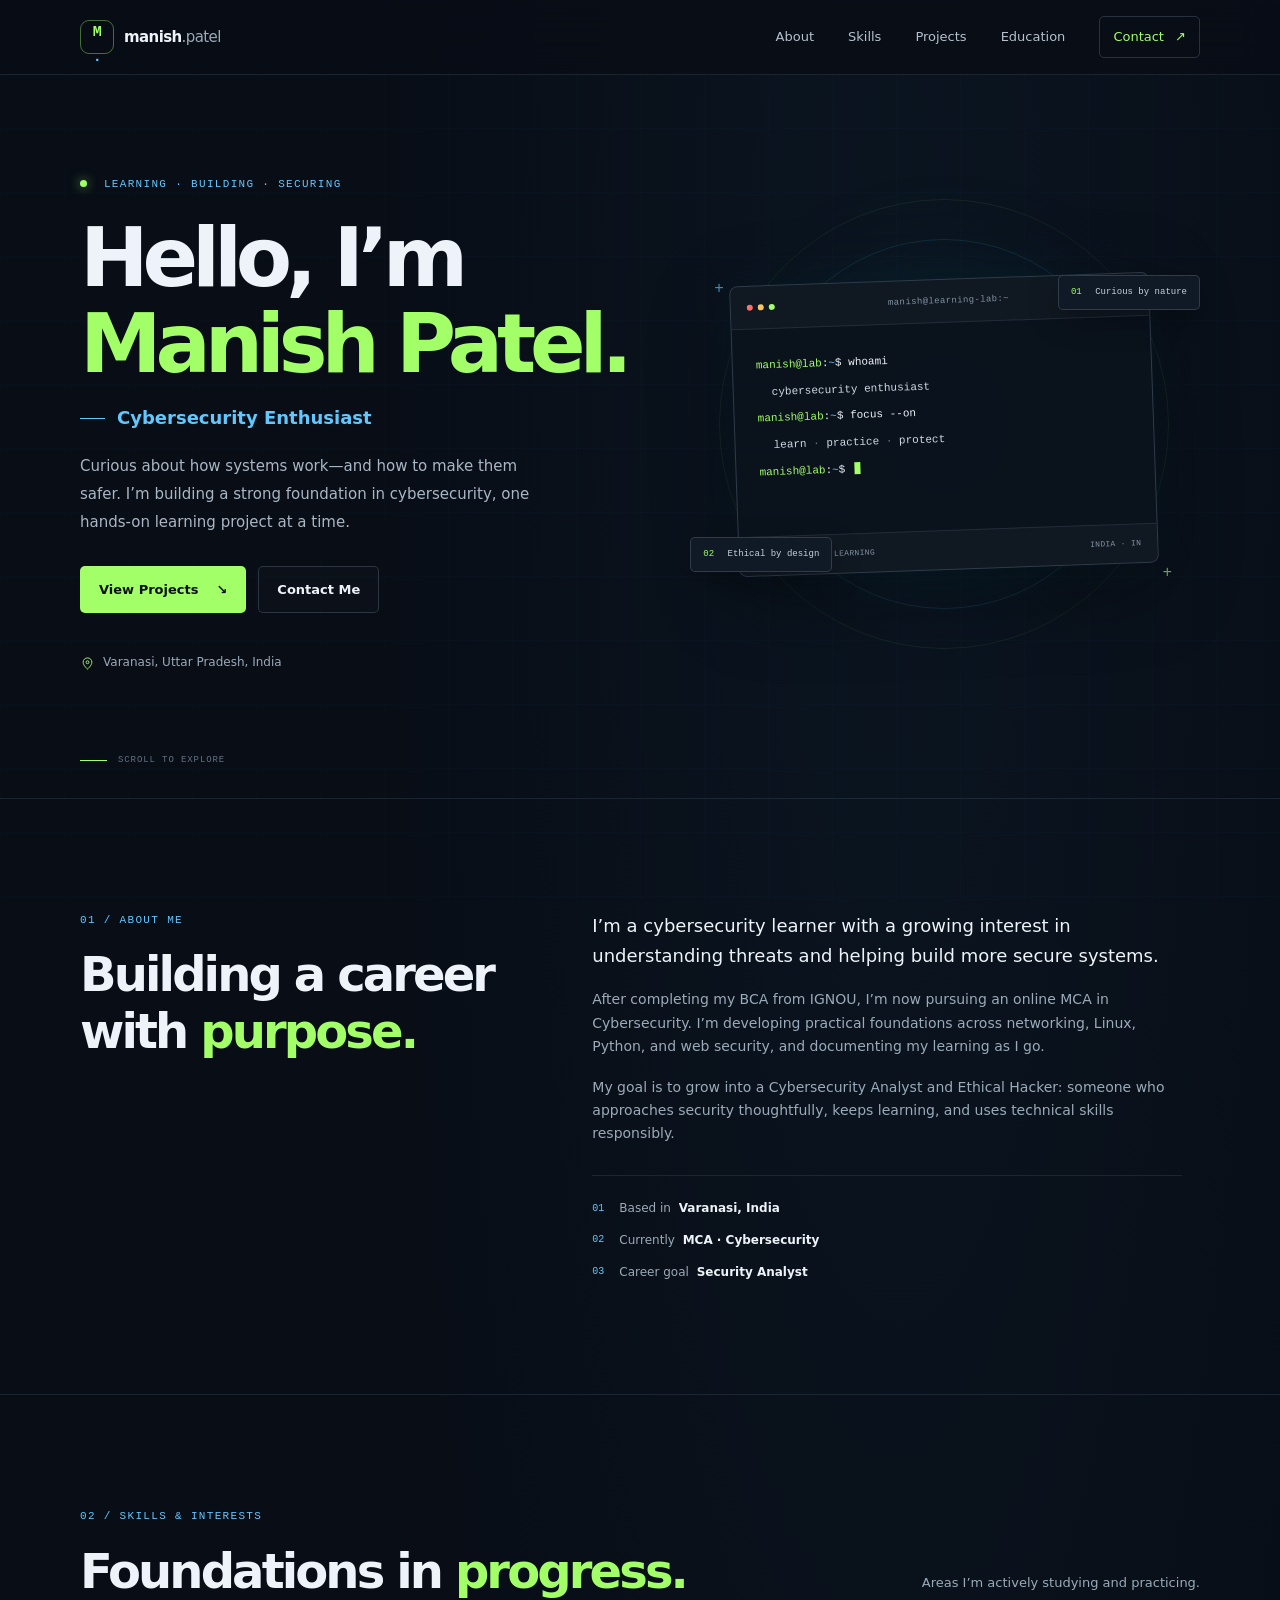
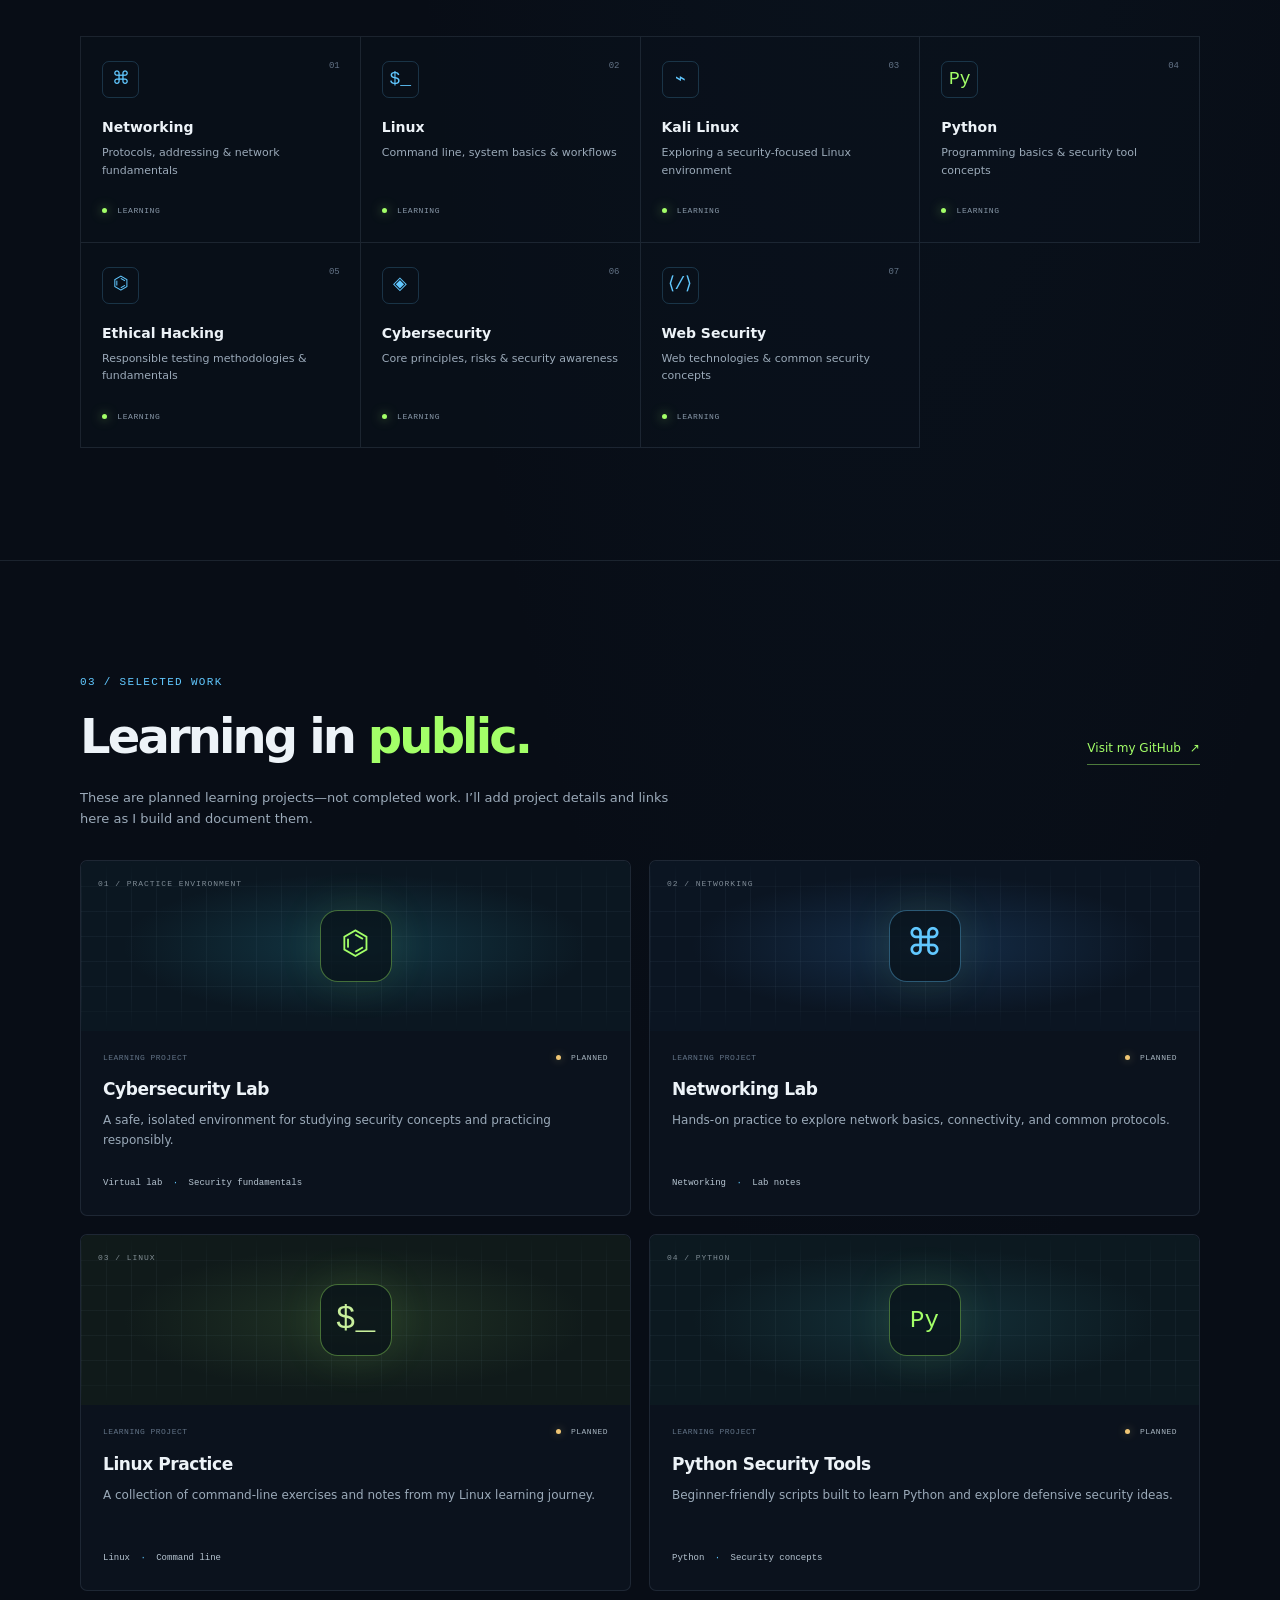
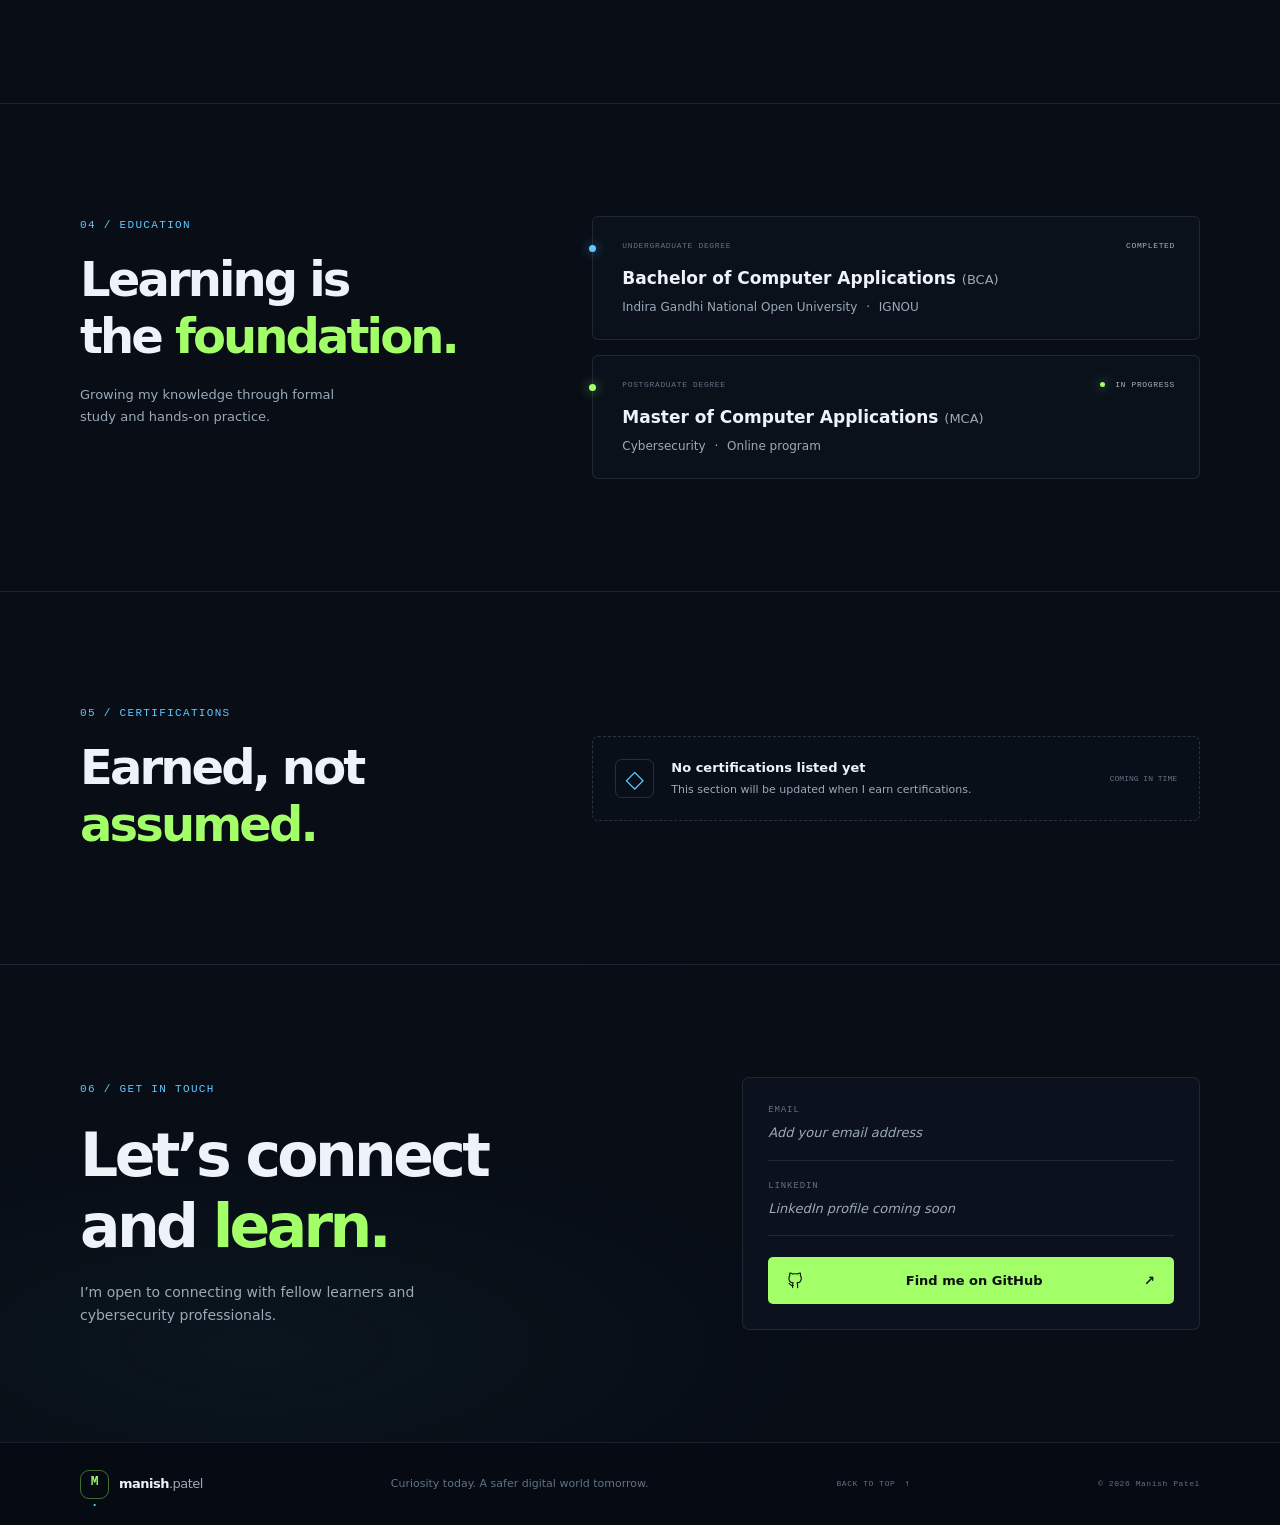
<file: index.html>
<!doctype html>
<html lang="en">
  <head>
    <meta charset="utf-8">
    <meta name="viewport" content="width=device-width, initial-scale=1">
    <meta name="theme-color" content="#080d16">
    <meta
      name="description"
      content="Manish Patel is a cybersecurity enthusiast pursuing an online MCA in Cybersecurity and building practical skills in security, networking, Linux, and Python."
    >
    <title>Manish Patel — Cybersecurity Enthusiast</title>
    <link rel="stylesheet" href="style.css">
    <script src="script.js" defer></script>
  </head>
  <body>
    <a class="skip-link" href="#main">Skip to content</a>

    <header class="site-header">
      <nav class="nav container" aria-label="Main navigation">
        <a class="brand" href="#home" aria-label="Manish Patel, home">
          <span class="brand-mark" aria-hidden="true">M<span>.</span></span>
          <span>manish<span class="brand-muted">.patel</span></span>
        </a>

        <button
          class="nav-toggle"
          type="button"
          aria-expanded="false"
          aria-controls="nav-links"
          aria-label="Open navigation menu"
        >
          <span></span>
          <span></span>
        </button>

        <div class="nav-links" id="nav-links">
          <a href="#about">About</a>
          <a href="#skills">Skills</a>
          <a href="#projects">Projects</a>
          <a href="#education">Education</a>
          <a class="nav-contact" href="#contact">Contact <span aria-hidden="true">↗</span></a>
        </div>
      </nav>
    </header>

    <main id="main">
      <section class="hero section container" id="home" aria-labelledby="hero-title">
        <div class="hero-copy">
          <p class="eyebrow"><span class="status-dot"></span> LEARNING · BUILDING · SECURING</p>
          <h1 id="hero-title">Hello, I’m<br><span class="name-accent">Manish Patel.</span></h1>
          <p class="hero-role"><span class="role-line"></span> Cybersecurity Enthusiast</p>
          <p class="hero-intro">
            Curious about how systems work—and how to make them safer.
            I’m building a strong foundation in cybersecurity, one hands-on
            learning project at a time.
          </p>
          <div class="hero-actions">
            <a class="button button-primary" href="#projects">
              View Projects <span aria-hidden="true">↘</span>
            </a>
            <a class="button button-secondary" href="#contact">Contact Me</a>
          </div>
          <div class="hero-location">
            <svg aria-hidden="true" viewBox="0 0 24 24">
              <path d="M19 10c0 5-7 11-7 11S5 15 5 10a7 7 0 1 1 14 0Z"></path>
              <circle cx="12" cy="10" r="2.3"></circle>
            </svg>
            <span>Varanasi, Uttar Pradesh, India</span>
          </div>
        </div>

        <div class="hero-art" aria-label="Decorative terminal illustration">
          <div class="orbit orbit-one"></div>
          <div class="orbit orbit-two"></div>
          <div class="hero-glow"></div>
          <div class="terminal">
            <div class="terminal-top">
              <div class="terminal-dots" aria-hidden="true"><i></i><i></i><i></i></div>
              <span>manish@learning-lab:~</span>
              <span class="terminal-lock" aria-hidden="true">◈</span>
            </div>
            <div class="terminal-body" aria-hidden="true">
              <p><span class="terminal-green">manish@lab</span>:<span class="terminal-blue">~</span>$ whoami</p>
              <p class="terminal-output">cybersecurity enthusiast</p>
              <p><span class="terminal-green">manish@lab</span>:<span class="terminal-blue">~</span>$ focus --on</p>
              <p class="terminal-output">learn<span class="terminal-separator"> · </span>practice<span class="terminal-separator"> · </span>protect</p>
              <p><span class="terminal-green">manish@lab</span>:<span class="terminal-blue">~</span>$ <span class="terminal-cursor"></span></p>
            </div>
            <div class="terminal-footer">
              <span><i class="status-dot"></i> LAB STATUS: LEARNING</span>
              <span>INDIA · IN</span>
            </div>
          </div>
          <div class="float-tag tag-top"><span>01</span> Curious by nature</div>
          <div class="float-tag tag-bottom"><span>02</span> Ethical by design</div>
          <span class="hero-cross cross-one" aria-hidden="true">+</span>
          <span class="hero-cross cross-two" aria-hidden="true">+</span>
        </div>
        <a class="scroll-cue" href="#about"><span></span> SCROLL TO EXPLORE</a>
      </section>

      <section class="section section-border" id="about" aria-labelledby="about-title">
        <div class="container about-grid">
          <div class="section-heading">
            <p class="eyebrow">01 / ABOUT ME</p>
            <h2 id="about-title">Building a career<br>with <span class="text-accent">purpose.</span></h2>
          </div>
          <div class="about-copy">
            <p class="lead">
              I’m a cybersecurity learner with a growing interest in understanding
              threats and helping build more secure systems.
            </p>
            <p>
              After completing my BCA from IGNOU, I’m now pursuing an online MCA
              in Cybersecurity. I’m developing practical foundations across
              networking, Linux, Python, and web security, and documenting my
              learning as I go.
            </p>
            <p>
              My goal is to grow into a Cybersecurity Analyst and Ethical Hacker:
              someone who approaches security thoughtfully, keeps learning, and
              uses technical skills responsibly.
            </p>
            <div class="about-facts">
              <div><span class="fact-index">01</span><span>Based in <strong>Varanasi, India</strong></span></div>
              <div><span class="fact-index">02</span><span>Currently <strong>MCA · Cybersecurity</strong></span></div>
              <div><span class="fact-index">03</span><span>Career goal <strong>Security Analyst</strong></span></div>
            </div>
          </div>
        </div>
      </section>

      <section class="section section-border" id="skills" aria-labelledby="skills-title">
        <div class="container">
          <div class="section-heading section-heading-row">
            <div>
              <p class="eyebrow">02 / SKILLS &amp; INTERESTS</p>
              <h2 id="skills-title">Foundations in <span class="text-accent">progress.</span></h2>
            </div>
            <p class="section-note">Areas I’m actively studying and practicing.</p>
          </div>
          <div class="skills-grid">
            <article class="skill-card"><span class="skill-number">01</span><span class="skill-icon" aria-hidden="true">⌘</span><h3>Networking</h3><p>Protocols, addressing &amp; network fundamentals</p><span class="skill-level"><i></i> LEARNING</span></article>
            <article class="skill-card"><span class="skill-number">02</span><span class="skill-icon" aria-hidden="true">$_</span><h3>Linux</h3><p>Command line, system basics &amp; workflows</p><span class="skill-level"><i></i> LEARNING</span></article>
            <article class="skill-card"><span class="skill-number">03</span><span class="skill-icon" aria-hidden="true">⌁</span><h3>Kali Linux</h3><p>Exploring a security-focused Linux environment</p><span class="skill-level"><i></i> LEARNING</span></article>
            <article class="skill-card"><span class="skill-number">04</span><span class="skill-icon skill-python" aria-hidden="true">Py</span><h3>Python</h3><p>Programming basics &amp; security tool concepts</p><span class="skill-level"><i></i> LEARNING</span></article>
            <article class="skill-card"><span class="skill-number">05</span><span class="skill-icon" aria-hidden="true">⌬</span><h3>Ethical Hacking</h3><p>Responsible testing methodologies &amp; fundamentals</p><span class="skill-level"><i></i> LEARNING</span></article>
            <article class="skill-card"><span class="skill-number">06</span><span class="skill-icon" aria-hidden="true">◈</span><h3>Cybersecurity</h3><p>Core principles, risks &amp; security awareness</p><span class="skill-level"><i></i> LEARNING</span></article>
            <article class="skill-card"><span class="skill-number">07</span><span class="skill-icon" aria-hidden="true">⟨/⟩</span><h3>Web Security</h3><p>Web technologies &amp; common security concepts</p><span class="skill-level"><i></i> LEARNING</span></article>
          </div>
        </div>
      </section>

      <section class="section section-border" id="projects" aria-labelledby="projects-title">
        <div class="container">
          <div class="section-heading section-heading-row">
            <div>
              <p class="eyebrow">03 / SELECTED WORK</p>
              <h2 id="projects-title">Learning in <span class="text-accent">public.</span></h2>
            </div>
            <a class="text-link" href="https://github.com/manishpatel0" target="_blank" rel="noopener noreferrer">
              Visit my GitHub <span aria-hidden="true">↗</span>
            </a>
          </div>
          <p class="projects-intro">
            These are planned learning projects—not completed work. I’ll add
            project details and links here as I build and document them.
          </p>
          <div class="projects-grid">
            <article class="project-card">
              <div class="project-visual visual-cyber"><span class="visual-symbol" aria-hidden="true">⌬</span><span class="visual-label">01 / PRACTICE ENVIRONMENT</span><span class="visual-grid" aria-hidden="true"></span></div>
              <div class="project-content"><div class="project-meta"><span>LEARNING PROJECT</span><span class="project-status"><i></i> PLANNED</span></div><h3>Cybersecurity Lab</h3><p>A safe, isolated environment for studying security concepts and practicing responsibly.</p><span class="project-topic">Virtual lab <b>·</b> Security fundamentals</span></div>
            </article>
            <article class="project-card">
              <div class="project-visual visual-network"><span class="visual-symbol" aria-hidden="true">⌘</span><span class="visual-label">02 / NETWORKING</span><span class="visual-grid" aria-hidden="true"></span></div>
              <div class="project-content"><div class="project-meta"><span>LEARNING PROJECT</span><span class="project-status"><i></i> PLANNED</span></div><h3>Networking Lab</h3><p>Hands-on practice to explore network basics, connectivity, and common protocols.</p><span class="project-topic">Networking <b>·</b> Lab notes</span></div>
            </article>
            <article class="project-card">
              <div class="project-visual visual-linux"><span class="visual-symbol" aria-hidden="true">$_</span><span class="visual-label">03 / LINUX</span><span class="visual-grid" aria-hidden="true"></span></div>
              <div class="project-content"><div class="project-meta"><span>LEARNING PROJECT</span><span class="project-status"><i></i> PLANNED</span></div><h3>Linux Practice</h3><p>A collection of command-line exercises and notes from my Linux learning journey.</p><span class="project-topic">Linux <b>·</b> Command line</span></div>
            </article>
            <article class="project-card">
              <div class="project-visual visual-python"><span class="visual-symbol visual-python-symbol" aria-hidden="true">Py</span><span class="visual-label">04 / PYTHON</span><span class="visual-grid" aria-hidden="true"></span></div>
              <div class="project-content"><div class="project-meta"><span>LEARNING PROJECT</span><span class="project-status"><i></i> PLANNED</span></div><h3>Python Security Tools</h3><p>Beginner-friendly scripts built to learn Python and explore defensive security ideas.</p><span class="project-topic">Python <b>·</b> Security concepts</span></div>
            </article>
          </div>
        </div>
      </section>

      <section class="section section-border" id="education" aria-labelledby="education-title">
        <div class="container education-grid">
          <div class="section-heading">
            <p class="eyebrow">04 / EDUCATION</p>
            <h2 id="education-title">Learning is<br>the <span class="text-accent">foundation.</span></h2>
            <p class="education-note">Growing my knowledge through formal study and hands-on practice.</p>
          </div>
          <div class="education-list">
            <article class="education-item">
              <span class="education-marker" aria-hidden="true"></span>
              <div class="education-top"><span>UNDERGRADUATE DEGREE</span><span>COMPLETED</span></div>
              <h3>Bachelor of Computer Applications <span>(BCA)</span></h3>
              <p>Indira Gandhi National Open University <b>·</b> IGNOU</p>
            </article>
            <article class="education-item education-current">
              <span class="education-marker" aria-hidden="true"></span>
              <div class="education-top"><span>POSTGRADUATE DEGREE</span><span class="current-tag"><i></i> IN PROGRESS</span></div>
              <h3>Master of Computer Applications <span>(MCA)</span></h3>
              <p>Cybersecurity <b>·</b> Online program</p>
            </article>
          </div>
        </div>
      </section>

      <section class="section section-border" id="certifications" aria-labelledby="certifications-title">
        <div class="container certifications-row">
          <div class="section-heading">
            <p class="eyebrow">05 / CERTIFICATIONS</p>
            <h2 id="certifications-title">Earned, not <span class="text-accent">assumed.</span></h2>
          </div>
          <div class="certification-empty">
            <span class="cert-icon" aria-hidden="true">◇</span>
            <div><h3>No certifications listed yet</h3><p>This section will be updated when I earn certifications.</p></div>
            <span class="cert-status">COMING IN TIME</span>
          </div>
        </div>
      </section>

      <section class="section contact-section" id="contact" aria-labelledby="contact-title">
        <div class="container contact-inner">
          <div class="contact-copy">
            <p class="eyebrow">06 / GET IN TOUCH</p>
            <h2 id="contact-title">Let’s connect<br>and <span class="text-accent">learn.</span></h2>
            <p>I’m open to connecting with fellow learners and cybersecurity professionals.</p>
          </div>
          <div class="contact-panel">
            <div class="contact-detail">
              <span class="contact-label">EMAIL</span>
              <span class="contact-value contact-placeholder">Add your email address</span>
            </div>
            <div class="contact-detail">
              <span class="contact-label">LINKEDIN</span>
              <span class="contact-value contact-placeholder">LinkedIn profile coming soon</span>
            </div>
            <a class="button button-primary github-button" href="https://github.com/manishpatel0" target="_blank" rel="noopener noreferrer">
              <svg aria-hidden="true" viewBox="0 0 24 24"><path d="M9 19c-4.3 1.4-4.3-2.5-6-3m12 6v-3.9a3.4 3.4 0 0 0-.9-2.7c3-.3 6.1-1.5 6.1-6.7a5.2 5.2 0 0 0-1.4-3.6 4.8 4.8 0 0 0-.1-3.6s-1.2-.4-3.8 1.4a13.2 13.2 0 0 0-6.9 0C5.4 1.1 4.2 1.5 4.2 1.5a4.8 4.8 0 0 0-.1 3.6 5.2 5.2 0 0 0-1.4 3.6c0 5.2 3.1 6.4 6.1 6.7a3.4 3.4 0 0 0-.9 2.7V22"></path></svg>
              Find me on GitHub <span aria-hidden="true">↗</span>
            </a>
          </div>
        </div>
      </section>
    </main>

    <footer class="site-footer">
      <div class="container footer-inner">
        <a class="brand footer-brand" href="#home"><span class="brand-mark" aria-hidden="true">M<span>.</span></span><span>manish<span class="brand-muted">.patel</span></span></a>
        <p>Curiosity today. A safer digital world tomorrow.</p>
        <a class="back-to-top" href="#home">BACK TO TOP <span aria-hidden="true">↑</span></a>
        <span class="footer-copy">© <span id="current-year">2026</span> Manish Patel</span>
      </div>
    </footer>
  </body>
</html>
</file>
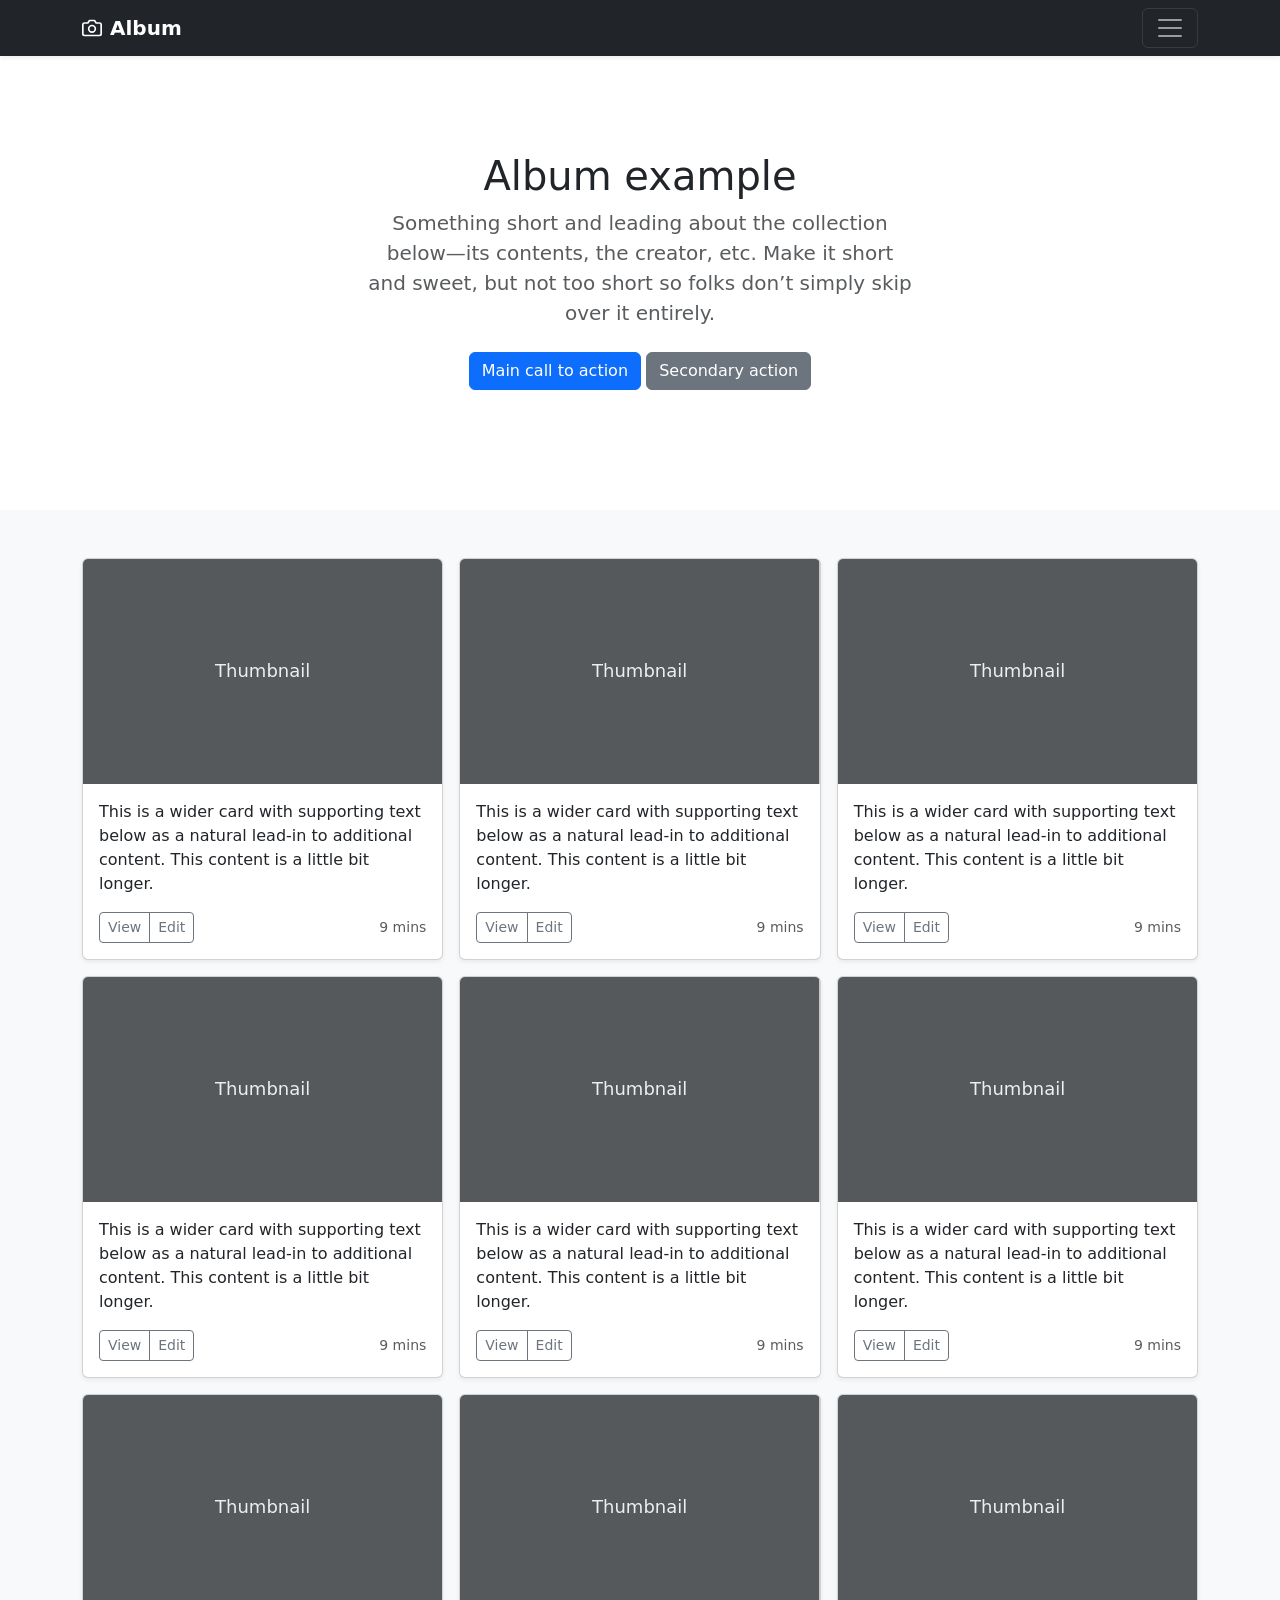
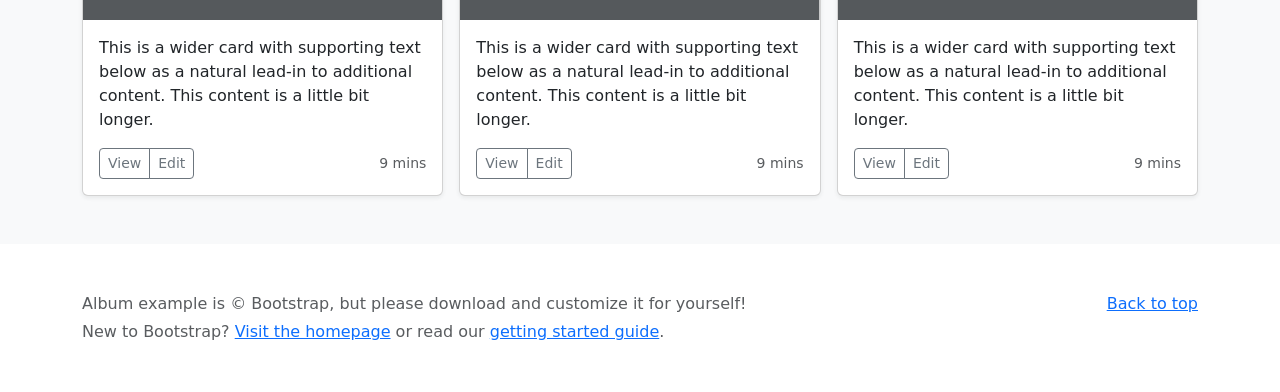
<file: Album example · Bootstrap v5.3.html>
<!DOCTYPE html>
<!-- saved from url=(0049)https://getbootstrap.com/docs/5.3/examples/album/ -->
<html lang="en"><head><meta http-equiv="Content-Type" content="text/html; charset=UTF-8">
    
    <meta name="viewport" content="width=device-width, initial-scale=1">
    <meta name="description" content="">
    <meta name="author" content="Mark Otto, Jacob Thornton, and Bootstrap contributors">
    <meta name="generator" content="Hugo 0.108.0">
    <title>Album example · Bootstrap v5.3</title>

    <link rel="canonical" href="https://getbootstrap.com/docs/5.3/examples/album/">

    

    

<link href="./Album example · Bootstrap v5.3_files/bootstrap.min.css" rel="stylesheet" integrity="sha384-GLhlTQ8iRABdZLl6O3oVMWSktQOp6b7In1Zl3/Jr59b6EGGoI1aFkw7cmDA6j6gD" crossorigin="anonymous">

    <!-- Favicons -->
<link rel="apple-touch-icon" href="https://getbootstrap.com/docs/5.3/assets/img/favicons/apple-touch-icon.png" sizes="180x180">
<link rel="icon" href="https://getbootstrap.com/docs/5.3/assets/img/favicons/favicon-32x32.png" sizes="32x32" type="image/png">
<link rel="icon" href="https://getbootstrap.com/docs/5.3/assets/img/favicons/favicon-16x16.png" sizes="16x16" type="image/png">
<link rel="manifest" href="https://getbootstrap.com/docs/5.3/assets/img/favicons/manifest.json">
<link rel="mask-icon" href="https://getbootstrap.com/docs/5.3/assets/img/favicons/safari-pinned-tab.svg" color="#712cf9">
<link rel="icon" href="https://getbootstrap.com/docs/5.3/assets/img/favicons/favicon.ico">
<meta name="theme-color" content="#712cf9">


    <style>
      .bd-placeholder-img {
        font-size: 1.125rem;
        text-anchor: middle;
        -webkit-user-select: none;
        -moz-user-select: none;
        user-select: none;
      }

      @media (min-width: 768px) {
        .bd-placeholder-img-lg {
          font-size: 3.5rem;
        }
      }

      .b-example-divider {
        height: 3rem;
        background-color: rgba(0, 0, 0, .1);
        border: solid rgba(0, 0, 0, .15);
        border-width: 1px 0;
        box-shadow: inset 0 .5em 1.5em rgba(0, 0, 0, .1), inset 0 .125em .5em rgba(0, 0, 0, .15);
      }

      .b-example-vr {
        flex-shrink: 0;
        width: 1.5rem;
        height: 100vh;
      }

      .bi {
        vertical-align: -.125em;
        fill: currentColor;
      }

      .nav-scroller {
        position: relative;
        z-index: 2;
        height: 2.75rem;
        overflow-y: hidden;
      }

      .nav-scroller .nav {
        display: flex;
        flex-wrap: nowrap;
        padding-bottom: 1rem;
        margin-top: -1px;
        overflow-x: auto;
        text-align: center;
        white-space: nowrap;
        -webkit-overflow-scrolling: touch;
      }
    </style>

    
  </head>
  <body>
    
<header>
  <div class="bg-dark collapse" id="navbarHeader" style="">
    <div class="container">
      <div class="row">
        <div class="col-sm-8 col-md-7 py-4">
          <h4 class="text-white">About</h4>
          <p class="text-muted">Add some information about the album below, the author, or any other background context. Make it a few sentences long so folks can pick up some informative tidbits. Then, link them off to some social networking sites or contact information.</p>
        </div>
        <div class="col-sm-4 offset-md-1 py-4">
          <h4 class="text-white">Contact</h4>
          <ul class="list-unstyled">
            <li><a href="https://getbootstrap.com/docs/5.3/examples/album/#" class="text-white">Follow on Twitter</a></li>
            <li><a href="https://getbootstrap.com/docs/5.3/examples/album/#" class="text-white">Like on Facebook</a></li>
            <li><a href="https://getbootstrap.com/docs/5.3/examples/album/#" class="text-white">Email me</a></li>
          </ul>
        </div>
      </div>
    </div>
  </div>
  <div class="navbar navbar-dark bg-dark shadow-sm">
    <div class="container">
      <a href="https://getbootstrap.com/docs/5.3/examples/album/#" class="navbar-brand d-flex align-items-center">
        <svg xmlns="http://www.w3.org/2000/svg" width="20" height="20" fill="none" stroke="currentColor" stroke-linecap="round" stroke-linejoin="round" stroke-width="2" aria-hidden="true" class="me-2" viewBox="0 0 24 24"><path d="M23 19a2 2 0 0 1-2 2H3a2 2 0 0 1-2-2V8a2 2 0 0 1 2-2h4l2-3h6l2 3h4a2 2 0 0 1 2 2z"></path><circle cx="12" cy="13" r="4"></circle></svg>
        <strong>Album</strong>
      </a>
      <button class="navbar-toggler collapsed" type="button" data-bs-toggle="collapse" data-bs-target="#navbarHeader" aria-controls="navbarHeader" aria-expanded="false" aria-label="Toggle navigation">
        <span class="navbar-toggler-icon"></span>
      </button>
    </div>
  </div>
</header>

<main>

  <section class="py-5 text-center container">
    <div class="row py-lg-5">
      <div class="col-lg-6 col-md-8 mx-auto">
        <h1 class="fw-light">Album example</h1>
        <p class="lead text-muted">Something short and leading about the collection below—its contents, the creator, etc. Make it short and sweet, but not too short so folks don’t simply skip over it entirely.</p>
        <p>
          <a href="https://getbootstrap.com/docs/5.3/examples/album/#" class="btn btn-primary my-2">Main call to action</a>
          <a href="https://getbootstrap.com/docs/5.3/examples/album/#" class="btn btn-secondary my-2">Secondary action</a>
        </p>
      </div>
    </div>
  </section>

  <div class="album py-5 bg-light">
    <div class="container">

      <div class="row row-cols-1 row-cols-sm-2 row-cols-md-3 g-3">
        <div class="col">
          <div class="card shadow-sm">
            <svg class="bd-placeholder-img card-img-top" width="100%" height="225" xmlns="http://www.w3.org/2000/svg" role="img" aria-label="Placeholder: Thumbnail" preserveAspectRatio="xMidYMid slice" focusable="false"><title>Placeholder</title><rect width="100%" height="100%" fill="#55595c"></rect><text x="50%" y="50%" fill="#eceeef" dy=".3em">Thumbnail</text></svg>
            <div class="card-body">
              <p class="card-text">This is a wider card with supporting text below as a natural lead-in to additional content. This content is a little bit longer.</p>
              <div class="d-flex justify-content-between align-items-center">
                <div class="btn-group">
                  <button type="button" class="btn btn-sm btn-outline-secondary">View</button>
                  <button type="button" class="btn btn-sm btn-outline-secondary">Edit</button>
                </div>
                <small class="text-muted">9 mins</small>
              </div>
            </div>
          </div>
        </div>
        <div class="col">
          <div class="card shadow-sm">
            <svg class="bd-placeholder-img card-img-top" width="100%" height="225" xmlns="http://www.w3.org/2000/svg" role="img" aria-label="Placeholder: Thumbnail" preserveAspectRatio="xMidYMid slice" focusable="false"><title>Placeholder</title><rect width="100%" height="100%" fill="#55595c"></rect><text x="50%" y="50%" fill="#eceeef" dy=".3em">Thumbnail</text></svg>
            <div class="card-body">
              <p class="card-text">This is a wider card with supporting text below as a natural lead-in to additional content. This content is a little bit longer.</p>
              <div class="d-flex justify-content-between align-items-center">
                <div class="btn-group">
                  <button type="button" class="btn btn-sm btn-outline-secondary">View</button>
                  <button type="button" class="btn btn-sm btn-outline-secondary">Edit</button>
                </div>
                <small class="text-muted">9 mins</small>
              </div>
            </div>
          </div>
        </div>
        <div class="col">
          <div class="card shadow-sm">
            <svg class="bd-placeholder-img card-img-top" width="100%" height="225" xmlns="http://www.w3.org/2000/svg" role="img" aria-label="Placeholder: Thumbnail" preserveAspectRatio="xMidYMid slice" focusable="false"><title>Placeholder</title><rect width="100%" height="100%" fill="#55595c"></rect><text x="50%" y="50%" fill="#eceeef" dy=".3em">Thumbnail</text></svg>
            <div class="card-body">
              <p class="card-text">This is a wider card with supporting text below as a natural lead-in to additional content. This content is a little bit longer.</p>
              <div class="d-flex justify-content-between align-items-center">
                <div class="btn-group">
                  <button type="button" class="btn btn-sm btn-outline-secondary">View</button>
                  <button type="button" class="btn btn-sm btn-outline-secondary">Edit</button>
                </div>
                <small class="text-muted">9 mins</small>
              </div>
            </div>
          </div>
        </div>

        <div class="col">
          <div class="card shadow-sm">
            <svg class="bd-placeholder-img card-img-top" width="100%" height="225" xmlns="http://www.w3.org/2000/svg" role="img" aria-label="Placeholder: Thumbnail" preserveAspectRatio="xMidYMid slice" focusable="false"><title>Placeholder</title><rect width="100%" height="100%" fill="#55595c"></rect><text x="50%" y="50%" fill="#eceeef" dy=".3em">Thumbnail</text></svg>
            <div class="card-body">
              <p class="card-text">This is a wider card with supporting text below as a natural lead-in to additional content. This content is a little bit longer.</p>
              <div class="d-flex justify-content-between align-items-center">
                <div class="btn-group">
                  <button type="button" class="btn btn-sm btn-outline-secondary">View</button>
                  <button type="button" class="btn btn-sm btn-outline-secondary">Edit</button>
                </div>
                <small class="text-muted">9 mins</small>
              </div>
            </div>
          </div>
        </div>
        <div class="col">
          <div class="card shadow-sm">
            <svg class="bd-placeholder-img card-img-top" width="100%" height="225" xmlns="http://www.w3.org/2000/svg" role="img" aria-label="Placeholder: Thumbnail" preserveAspectRatio="xMidYMid slice" focusable="false"><title>Placeholder</title><rect width="100%" height="100%" fill="#55595c"></rect><text x="50%" y="50%" fill="#eceeef" dy=".3em">Thumbnail</text></svg>
            <div class="card-body">
              <p class="card-text">This is a wider card with supporting text below as a natural lead-in to additional content. This content is a little bit longer.</p>
              <div class="d-flex justify-content-between align-items-center">
                <div class="btn-group">
                  <button type="button" class="btn btn-sm btn-outline-secondary">View</button>
                  <button type="button" class="btn btn-sm btn-outline-secondary">Edit</button>
                </div>
                <small class="text-muted">9 mins</small>
              </div>
            </div>
          </div>
        </div>
        <div class="col">
          <div class="card shadow-sm">
            <svg class="bd-placeholder-img card-img-top" width="100%" height="225" xmlns="http://www.w3.org/2000/svg" role="img" aria-label="Placeholder: Thumbnail" preserveAspectRatio="xMidYMid slice" focusable="false"><title>Placeholder</title><rect width="100%" height="100%" fill="#55595c"></rect><text x="50%" y="50%" fill="#eceeef" dy=".3em">Thumbnail</text></svg>
            <div class="card-body">
              <p class="card-text">This is a wider card with supporting text below as a natural lead-in to additional content. This content is a little bit longer.</p>
              <div class="d-flex justify-content-between align-items-center">
                <div class="btn-group">
                  <button type="button" class="btn btn-sm btn-outline-secondary">View</button>
                  <button type="button" class="btn btn-sm btn-outline-secondary">Edit</button>
                </div>
                <small class="text-muted">9 mins</small>
              </div>
            </div>
          </div>
        </div>

        <div class="col">
          <div class="card shadow-sm">
            <svg class="bd-placeholder-img card-img-top" width="100%" height="225" xmlns="http://www.w3.org/2000/svg" role="img" aria-label="Placeholder: Thumbnail" preserveAspectRatio="xMidYMid slice" focusable="false"><title>Placeholder</title><rect width="100%" height="100%" fill="#55595c"></rect><text x="50%" y="50%" fill="#eceeef" dy=".3em">Thumbnail</text></svg>
            <div class="card-body">
              <p class="card-text">This is a wider card with supporting text below as a natural lead-in to additional content. This content is a little bit longer.</p>
              <div class="d-flex justify-content-between align-items-center">
                <div class="btn-group">
                  <button type="button" class="btn btn-sm btn-outline-secondary">View</button>
                  <button type="button" class="btn btn-sm btn-outline-secondary">Edit</button>
                </div>
                <small class="text-muted">9 mins</small>
              </div>
            </div>
          </div>
        </div>
        <div class="col">
          <div class="card shadow-sm">
            <svg class="bd-placeholder-img card-img-top" width="100%" height="225" xmlns="http://www.w3.org/2000/svg" role="img" aria-label="Placeholder: Thumbnail" preserveAspectRatio="xMidYMid slice" focusable="false"><title>Placeholder</title><rect width="100%" height="100%" fill="#55595c"></rect><text x="50%" y="50%" fill="#eceeef" dy=".3em">Thumbnail</text></svg>
            <div class="card-body">
              <p class="card-text">This is a wider card with supporting text below as a natural lead-in to additional content. This content is a little bit longer.</p>
              <div class="d-flex justify-content-between align-items-center">
                <div class="btn-group">
                  <button type="button" class="btn btn-sm btn-outline-secondary">View</button>
                  <button type="button" class="btn btn-sm btn-outline-secondary">Edit</button>
                </div>
                <small class="text-muted">9 mins</small>
              </div>
            </div>
          </div>
        </div>
        <div class="col">
          <div class="card shadow-sm">
            <svg class="bd-placeholder-img card-img-top" width="100%" height="225" xmlns="http://www.w3.org/2000/svg" role="img" aria-label="Placeholder: Thumbnail" preserveAspectRatio="xMidYMid slice" focusable="false"><title>Placeholder</title><rect width="100%" height="100%" fill="#55595c"></rect><text x="50%" y="50%" fill="#eceeef" dy=".3em">Thumbnail</text></svg>
            <div class="card-body">
              <p class="card-text">This is a wider card with supporting text below as a natural lead-in to additional content. This content is a little bit longer.</p>
              <div class="d-flex justify-content-between align-items-center">
                <div class="btn-group">
                  <button type="button" class="btn btn-sm btn-outline-secondary">View</button>
                  <button type="button" class="btn btn-sm btn-outline-secondary">Edit</button>
                </div>
                <small class="text-muted">9 mins</small>
              </div>
            </div>
          </div>
        </div>
      </div>
    </div>
  </div>

</main>

<footer class="text-muted py-5">
  <div class="container">
    <p class="float-end mb-1">
      <a href="https://getbootstrap.com/docs/5.3/examples/album/#">Back to top</a>
    </p>
    <p class="mb-1">Album example is © Bootstrap, but please download and customize it for yourself!</p>
    <p class="mb-0">New to Bootstrap? <a href="https://getbootstrap.com/">Visit the homepage</a> or read our <a href="https://getbootstrap.com/docs/5.3/getting-started/introduction/">getting started guide</a>.</p>
  </div>
</footer>


    <script src="./Album example · Bootstrap v5.3_files/bootstrap.bundle.min.js.download" integrity="sha384-w76AqPfDkMBDXo30jS1Sgez6pr3x5MlQ1ZAGC+nuZB+EYdgRZgiwxhTBTkF7CXvN" crossorigin="anonymous"></script>

      
  

</body></html>
</file>
<file: style.css>
/* Global palette, spacing, and typography */
:root {
  color-scheme: dark;
  --bg: #080d16;
  --bg-raised: #0d1420;
  --surface: #101a28;
  --surface-hover: #142233;
  --line: rgba(160, 184, 207, 0.13);
  --line-strong: rgba(160, 184, 207, 0.22);
  --text: #edf3f8;
  --muted: #9baab9;
  --faint: #637386;
  --green: #a3ff68;
  --blue: #61c8ff;
  --mono: "SFMono-Regular", Consolas, "Liberation Mono", monospace;
  --sans: Inter, ui-sans-serif, system-ui, -apple-system, BlinkMacSystemFont, "Segoe UI", sans-serif;
  --container: 1120px;
}

* {
  box-sizing: border-box;
}

html {
  scroll-behavior: smooth;
  scroll-padding-top: 88px;
}

body {
  margin: 0;
  background:
    radial-gradient(ellipse at 70% 7%, rgba(25, 72, 100, 0.13), transparent 34rem),
    var(--bg);
  color: var(--text);
  font-family: var(--sans);
  font-size: 16px;
  line-height: 1.65;
  -webkit-font-smoothing: antialiased;
}

body::before {
  position: fixed;
  z-index: -1;
  inset: 0;
  background-image: linear-gradient(rgba(116, 148, 176, 0.025) 1px, transparent 1px), linear-gradient(90deg, rgba(116, 148, 176, 0.025) 1px, transparent 1px);
  background-size: 64px 64px;
  content: "";
  pointer-events: none;
}

a {
  color: inherit;
  text-decoration: none;
}

button,
a {
  -webkit-tap-highlight-color: transparent;
}

a:focus-visible,
button:focus-visible {
  outline: 2px solid var(--green);
  outline-offset: 4px;
}

::selection {
  background: rgba(163, 255, 104, 0.25);
  color: var(--text);
}

.container {
  width: min(var(--container), calc(100% - 64px));
  margin-inline: auto;
}

.section {
  padding-block: 112px;
}

.section-border {
  border-top: 1px solid var(--line);
}

.skip-link {
  position: fixed;
  z-index: 20;
  top: 12px;
  left: 12px;
  padding: 10px 16px;
  transform: translateY(-150%);
  background: var(--green);
  color: var(--bg);
  font-weight: 700;
}

.skip-link:focus {
  transform: translateY(0);
}

.site-header {
  position: sticky;
  z-index: 10;
  top: 0;
  border-bottom: 1px solid var(--line);
  background: rgba(8, 13, 22, 0.88);
  backdrop-filter: blur(18px);
}

.nav {
  display: flex;
  min-height: 74px;
  align-items: center;
  justify-content: space-between;
}

.brand {
  display: inline-flex;
  align-items: center;
  gap: 10px;
  font-size: 15px;
  font-weight: 720;
  letter-spacing: -0.04em;
}

.brand-mark {
  display: grid;
  width: 34px;
  height: 34px;
  place-items: center;
  border: 1px solid rgba(163, 255, 104, 0.4);
  border-radius: 9px;
  color: var(--green);
  font-family: var(--mono);
  font-size: 15px;
}

.brand-mark span {
  color: var(--blue);
}

.brand-muted {
  color: var(--muted);
  font-weight: 450;
}

.nav-links {
  display: flex;
  align-items: center;
  gap: 34px;
  color: #b6c1cd;
  font-size: 13px;
}

.nav-links > a {
  transition: color 180ms ease;
}

.nav-links > a:hover,
.nav-links > a[aria-current="location"] {
  color: var(--green);
}

.nav-links .nav-contact {
  padding: 9px 13px;
  border: 1px solid var(--line-strong);
  border-radius: 5px;
  color: var(--text);
}

.nav-contact span {
  margin-left: 7px;
  color: var(--green);
}

.nav-toggle {
  display: none;
}

/* Hero */
.hero {
  position: relative;
  display: grid;
  min-height: 690px;
  align-items: center;
  grid-template-columns: 1fr 0.92fr;
  gap: 50px;
  padding-top: 100px;
  padding-bottom: 125px;
}

.hero-copy {
  position: relative;
  z-index: 1;
}

.eyebrow {
  margin: 0 0 22px;
  color: var(--blue);
  font-family: var(--mono);
  font-size: 11px;
  letter-spacing: 0.12em;
}

.status-dot,
.skill-level i,
.project-status i,
.current-tag i {
  display: inline-block;
  width: 7px;
  height: 7px;
  border-radius: 50%;
  background: var(--green);
  box-shadow: 0 0 11px rgba(163, 255, 104, 0.7);
}

.hero .eyebrow .status-dot {
  margin-right: 9px;
}

h1,
h2,
h3,
p {
  margin-top: 0;
}

.hero h1 {
  margin-bottom: 16px;
  font-size: clamp(54px, 6.5vw, 82px);
  font-weight: 720;
  letter-spacing: -0.075em;
  line-height: 1.05;
}

.name-accent {
  color: var(--green);
}

.hero-role {
  display: flex;
  align-items: center;
  gap: 12px;
  margin-bottom: 20px;
  color: var(--blue);
  font-size: 18px;
  font-weight: 550;
}

.role-line {
  width: 25px;
  height: 1px;
  background: var(--blue);
}

.hero-intro {
  max-width: 475px;
  margin-bottom: 30px;
  color: #aab6c4;
  font-size: 15px;
  line-height: 1.85;
}

.hero-actions {
  display: flex;
  flex-wrap: wrap;
  gap: 12px;
}

.button {
  display: inline-flex;
  min-height: 47px;
  align-items: center;
  justify-content: center;
  gap: 18px;
  padding: 0 18px;
  border: 1px solid transparent;
  border-radius: 5px;
  font-size: 13px;
  font-weight: 650;
  transition: transform 180ms ease, background 180ms ease, border-color 180ms ease;
}

.button:hover {
  transform: translateY(-2px);
}

.button-primary {
  background: var(--green);
  color: #0a1110;
}

.button-primary:hover {
  background: #b8ff8c;
}

.button-secondary {
  border-color: var(--line-strong);
  background: rgba(255, 255, 255, 0.015);
  color: var(--text);
}

.button-secondary:hover {
  border-color: rgba(97, 200, 255, 0.5);
}

.hero-location {
  display: flex;
  align-items: center;
  gap: 8px;
  margin-top: 40px;
  color: var(--muted);
  font-size: 12px;
}

.hero-location svg {
  width: 15px;
  fill: none;
  stroke: var(--green);
  stroke-width: 1.5;
}

.hero-art {
  position: relative;
  display: grid;
  min-height: 410px;
  place-items: center;
}

.hero-glow {
  position: absolute;
  width: 300px;
  height: 300px;
  border-radius: 50%;
  background: rgba(33, 128, 153, 0.11);
  filter: blur(55px);
}

.orbit {
  position: absolute;
  width: 370px;
  height: 370px;
  border: 1px solid rgba(97, 200, 255, 0.13);
  border-radius: 50%;
}

.orbit-two {
  width: 450px;
  height: 450px;
  border-color: rgba(163, 255, 104, 0.08);
}

.terminal {
  position: relative;
  z-index: 1;
  width: min(100%, 420px);
  overflow: hidden;
  border: 1px solid rgba(143, 174, 201, 0.27);
  border-radius: 8px;
  background: rgba(11, 19, 29, 0.94);
  box-shadow: 0 22px 80px rgba(0, 0, 0, 0.4), 0 0 60px rgba(55, 162, 187, 0.07);
  transform: rotate(-2deg);
}

.terminal-top,
.terminal-footer {
  display: flex;
  min-height: 43px;
  align-items: center;
  justify-content: space-between;
  padding: 0 16px;
  background: rgba(255, 255, 255, 0.025);
  color: #8293a4;
  font-family: var(--mono);
  font-size: 9px;
  letter-spacing: 0.04em;
}

.terminal-top {
  border-bottom: 1px solid var(--line);
}

.terminal-dots {
  display: flex;
  gap: 5px;
}

.terminal-dots i {
  width: 6px;
  height: 6px;
  border-radius: 50%;
  background: #536373;
}

.terminal-dots i:first-child {
  background: #ff6d69;
}

.terminal-dots i:nth-child(2) {
  background: #ffc45c;
}

.terminal-dots i:nth-child(3) {
  background: var(--green);
}

.terminal-lock {
  color: var(--green);
  font-size: 13px;
}

.terminal-body {
  min-height: 207px;
  padding: 27px 23px;
  font-family: var(--mono);
  font-size: 11px;
  line-height: 1.7;
}

.terminal-body p {
  margin-bottom: 8px;
}

.terminal-green {
  color: var(--green);
}

.terminal-blue {
  color: var(--blue);
}

.terminal-output {
  padding-left: 15px;
  color: #cfdae3;
}

.terminal-separator {
  color: var(--faint);
}

.terminal-cursor {
  display: inline-block;
  width: 6px;
  height: 12px;
  margin-left: 3px;
  background: var(--green);
  vertical-align: -2px;
  animation: blink 1.15s steps(2, start) infinite;
}

.terminal-footer {
  min-height: 39px;
  border-top: 1px solid var(--line);
  font-size: 8px;
}

.terminal-footer .status-dot {
  width: 6px;
  height: 6px;
  margin-right: 6px;
}

.float-tag {
  position: absolute;
  z-index: 2;
  padding: 9px 12px;
  border: 1px solid var(--line-strong);
  border-radius: 5px;
  background: #101a27;
  color: #c4d0db;
  font-family: var(--mono);
  font-size: 9px;
  box-shadow: 0 10px 30px rgba(0, 0, 0, 0.25);
}

.float-tag span {
  margin-right: 8px;
  color: var(--green);
}

.tag-top {
  top: 56px;
  right: 0;
}

.tag-bottom {
  bottom: 57px;
  left: 3px;
}

.hero-cross {
  position: absolute;
  color: var(--blue);
  font-family: var(--mono);
  opacity: 0.7;
}

.cross-one {
  top: 57px;
  left: 27px;
}

.cross-two {
  right: 28px;
  bottom: 43px;
  color: var(--green);
}

.scroll-cue {
  position: absolute;
  bottom: 30px;
  left: 0;
  display: flex;
  align-items: center;
  gap: 11px;
  color: var(--faint);
  font-family: var(--mono);
  font-size: 9px;
  letter-spacing: 0.1em;
}

.scroll-cue span {
  width: 27px;
  height: 1px;
  background: var(--green);
}

.section-heading .eyebrow {
  margin-bottom: 17px;
}

.section-heading h2,
.contact-copy h2 {
  margin-bottom: 0;
  font-size: clamp(35px, 4vw, 48px);
  font-weight: 650;
  letter-spacing: -0.06em;
  line-height: 1.18;
}

.text-accent {
  color: var(--green);
}

/* About */
.about-grid {
  display: grid;
  grid-template-columns: 0.82fr 1.18fr;
  gap: 90px;
}

.about-copy {
  max-width: 590px;
  color: var(--muted);
  font-size: 14px;
}

.about-copy p {
  margin-bottom: 18px;
}

.about-copy .lead {
  color: var(--text);
  font-size: 18px;
  line-height: 1.65;
}

.about-facts {
  display: grid;
  gap: 12px;
  margin-top: 30px;
  padding-top: 23px;
  border-top: 1px solid var(--line);
}

.about-facts > div {
  display: flex;
  align-items: center;
  gap: 15px;
  font-size: 12px;
}

.fact-index {
  color: var(--blue);
  font-family: var(--mono);
  font-size: 10px;
}

.about-facts strong {
  margin-left: 4px;
  color: var(--text);
  font-weight: 550;
}

/* Skills */
.section-heading-row {
  display: flex;
  align-items: end;
  justify-content: space-between;
  gap: 25px;
  margin-bottom: 37px;
}

.section-heading-row .section-note {
  margin-bottom: 6px;
  color: var(--muted);
  font-size: 13px;
}

.skills-grid {
  display: grid;
  grid-template-columns: repeat(4, minmax(0, 1fr));
  border-top: 1px solid var(--line);
  border-left: 1px solid var(--line);
}

.skill-card {
  position: relative;
  min-height: 204px;
  padding: 24px 21px 20px;
  border-right: 1px solid var(--line);
  border-bottom: 1px solid var(--line);
  background: rgba(11, 19, 29, 0.38);
  transition: background 180ms ease, transform 180ms ease;
}

.skill-card:hover {
  z-index: 1;
  transform: translateY(-3px);
  background: var(--surface);
}

.skill-number {
  position: absolute;
  top: 22px;
  right: 20px;
  color: var(--faint);
  font-family: var(--mono);
  font-size: 9px;
}

.skill-icon {
  display: grid;
  width: 37px;
  height: 37px;
  margin-bottom: 18px;
  place-items: center;
  border: 1px solid rgba(97, 200, 255, 0.2);
  border-radius: 7px;
  color: var(--blue);
  font-family: var(--mono);
  font-size: 18px;
}

.skill-python {
  color: var(--green);
}

.skill-card h3 {
  margin-bottom: 5px;
  font-size: 14px;
  font-weight: 600;
}

.skill-card p {
  min-height: 38px;
  margin-bottom: 13px;
  color: var(--muted);
  font-size: 11px;
  line-height: 1.6;
}

.skill-level {
  color: #8999a9;
  font-family: var(--mono);
  font-size: 8px;
  letter-spacing: 0.07em;
}

.skill-level i {
  width: 5px;
  height: 5px;
  margin-right: 5px;
}

/* Projects */
.text-link {
  display: inline-flex;
  align-items: center;
  gap: 9px;
  padding-bottom: 5px;
  border-bottom: 1px solid rgba(163, 255, 104, 0.45);
  color: var(--green);
  font-size: 12px;
}

.text-link span {
  transition: transform 180ms ease;
}

.text-link:hover span {
  transform: translate(2px, -2px);
}

.projects-intro {
  max-width: 620px;
  margin: -15px 0 30px;
  color: var(--muted);
  font-size: 13px;
}

.projects-grid {
  display: grid;
  grid-template-columns: repeat(2, minmax(0, 1fr));
  gap: 18px;
}

.project-card {
  overflow: hidden;
  border: 1px solid var(--line);
  border-radius: 7px;
  background: rgba(13, 20, 32, 0.75);
  transition: transform 200ms ease, border-color 200ms ease;
}

.project-card:hover {
  transform: translateY(-4px);
  border-color: rgba(97, 200, 255, 0.34);
}

.project-visual {
  position: relative;
  display: flex;
  min-height: 170px;
  overflow: hidden;
  align-items: center;
  justify-content: center;
  background: #0d1b26;
}

.visual-cyber {
  background: radial-gradient(ellipse at center, rgba(31, 111, 130, 0.35), transparent 60%), #0b1721;
}

.visual-network {
  background: radial-gradient(ellipse at center, rgba(37, 85, 135, 0.38), transparent 60%), #0b1522;
}

.visual-linux {
  background: radial-gradient(ellipse at center, rgba(74, 114, 63, 0.28), transparent 60%), #101a1a;
}

.visual-python {
  background: radial-gradient(ellipse at center, rgba(37, 98, 108, 0.32), transparent 60%), #0c1920;
}

.visual-grid {
  position: absolute;
  inset: 0;
  background-image: linear-gradient(rgba(146, 184, 208, 0.055) 1px, transparent 1px), linear-gradient(90deg, rgba(146, 184, 208, 0.055) 1px, transparent 1px);
  background-size: 25px 25px;
  mask-image: linear-gradient(transparent, black 20%, black 80%, transparent);
}

.visual-symbol {
  z-index: 1;
  display: grid;
  width: 72px;
  height: 72px;
  place-items: center;
  border: 1px solid rgba(163, 255, 104, 0.38);
  border-radius: 18px;
  background: rgba(9, 18, 25, 0.74);
  color: var(--green);
  font-family: var(--mono);
  font-size: 33px;
  box-shadow: 0 0 45px rgba(163, 255, 104, 0.1);
}

.visual-network .visual-symbol {
  border-color: rgba(97, 200, 255, 0.38);
  color: var(--blue);
  font-size: 37px;
}

.visual-linux .visual-symbol {
  color: #c8ef9c;
}

.visual-python-symbol {
  font-size: 24px;
}

.visual-label {
  position: absolute;
  z-index: 1;
  top: 16px;
  left: 17px;
  color: rgba(211, 224, 235, 0.58);
  font-family: var(--mono);
  font-size: 8px;
  letter-spacing: 0.12em;
}

.project-content {
  padding: 20px 22px 22px;
}

.project-meta {
  display: flex;
  justify-content: space-between;
  margin-bottom: 11px;
  color: var(--faint);
  font-family: var(--mono);
  font-size: 8px;
  letter-spacing: 0.06em;
}

.project-status {
  color: #a8b5c0;
}

.project-status i {
  width: 5px;
  height: 5px;
  margin-right: 5px;
  background: #f0c674;
  box-shadow: 0 0 8px rgba(240, 198, 116, 0.45);
}

.project-content h3 {
  margin-bottom: 7px;
  font-size: 17px;
  font-weight: 610;
  letter-spacing: -0.025em;
}

.project-content p {
  min-height: 42px;
  margin-bottom: 15px;
  color: var(--muted);
  font-size: 12px;
  line-height: 1.7;
}

.project-topic {
  color: #b7c5d1;
  font-family: var(--mono);
  font-size: 9px;
}

.project-topic b {
  padding-inline: 5px;
  color: var(--blue);
  font-weight: 400;
}

/* Education and certifications */
.education-grid {
  display: grid;
  grid-template-columns: 0.82fr 1.18fr;
  gap: 90px;
}

.education-note {
  max-width: 280px;
  margin-top: 20px;
  color: var(--muted);
  font-size: 13px;
}

.education-list {
  display: grid;
  gap: 15px;
}

.education-item {
  position: relative;
  padding: 22px 24px 21px 29px;
  border: 1px solid var(--line);
  border-radius: 6px;
  background: rgba(13, 20, 32, 0.6);
}

.education-marker {
  position: absolute;
  top: 28px;
  left: -4px;
  width: 7px;
  height: 7px;
  border-radius: 50%;
  background: var(--blue);
  box-shadow: 0 0 12px rgba(97, 200, 255, 0.65);
}

.education-current .education-marker {
  background: var(--green);
  box-shadow: 0 0 12px rgba(163, 255, 104, 0.65);
}

.education-top {
  display: flex;
  align-items: center;
  justify-content: space-between;
  gap: 10px;
  margin-bottom: 12px;
  color: var(--faint);
  font-family: var(--mono);
  font-size: 8px;
  letter-spacing: 0.08em;
}

.education-top > span:last-child {
  color: #a8b5c0;
}

.education-top .current-tag {
  color: var(--green);
}

.current-tag i {
  width: 5px;
  height: 5px;
  margin-right: 5px;
}

.education-item h3 {
  margin-bottom: 6px;
  font-size: 17px;
  font-weight: 590;
}

.education-item h3 span {
  color: var(--muted);
  font-size: 13px;
  font-weight: 450;
}

.education-item p {
  margin: 0;
  color: var(--muted);
  font-size: 12px;
}

.education-item p b {
  padding-inline: 5px;
  color: var(--blue);
  font-weight: 400;
}

.certifications-row {
  display: grid;
  grid-template-columns: 0.82fr 1.18fr;
  align-items: center;
  gap: 90px;
}

.certification-empty {
  display: flex;
  align-items: center;
  gap: 17px;
  padding: 20px 22px;
  border: 1px dashed var(--line-strong);
  border-radius: 6px;
  background: rgba(13, 20, 32, 0.38);
}

.cert-icon {
  display: grid;
  width: 39px;
  height: 39px;
  flex: 0 0 auto;
  place-items: center;
  border: 1px solid rgba(97, 200, 255, 0.2);
  border-radius: 7px;
  color: var(--blue);
  font-size: 24px;
}

.certification-empty h3 {
  margin-bottom: 3px;
  font-size: 13px;
  font-weight: 600;
}

.certification-empty p {
  margin: 0;
  color: var(--muted);
  font-size: 11px;
}

.cert-status {
  margin-left: auto;
  color: var(--faint);
  font-family: var(--mono);
  font-size: 8px;
  white-space: nowrap;
}

/* Contact */
.contact-section {
  border-top: 1px solid var(--line);
  background: radial-gradient(ellipse at 20% 80%, rgba(35, 104, 105, 0.1), transparent 35rem);
}

.contact-inner {
  display: grid;
  grid-template-columns: 1fr 0.8fr;
  gap: 90px;
  align-items: center;
}

.contact-copy h2 {
  margin-bottom: 19px;
  font-size: clamp(42px, 5vw, 60px);
}

.contact-copy > p:last-child {
  max-width: 370px;
  margin: 0;
  color: var(--muted);
  font-size: 14px;
}

.contact-panel {
  padding: 25px;
  border: 1px solid var(--line);
  border-radius: 7px;
  background: rgba(13, 20, 32, 0.75);
}

.contact-detail {
  display: flex;
  flex-direction: column;
  gap: 4px;
  margin-bottom: 18px;
  padding-bottom: 16px;
  border-bottom: 1px solid var(--line);
}

.contact-label {
  color: var(--faint);
  font-family: var(--mono);
  font-size: 9px;
  letter-spacing: 0.1em;
}

.contact-value {
  font-size: 13px;
}

.contact-placeholder {
  color: var(--muted);
  font-style: italic;
}

.github-button {
  width: 100%;
  justify-content: space-between;
  margin-top: 3px;
}

.github-button svg {
  width: 17px;
  fill: none;
  stroke: currentColor;
  stroke-linecap: round;
  stroke-linejoin: round;
  stroke-width: 1.6;
}

.site-footer {
  border-top: 1px solid var(--line);
  background: rgba(5, 9, 15, 0.5);
}

.footer-inner {
  display: flex;
  min-height: 82px;
  align-items: center;
  justify-content: space-between;
  gap: 20px;
}

.footer-brand {
  font-size: 13px;
}

.footer-brand .brand-mark {
  width: 29px;
  height: 29px;
  font-size: 13px;
}

.footer-inner > p {
  margin: 0;
  color: var(--faint);
  font-size: 11px;
}

.back-to-top,
.footer-copy {
  color: var(--faint);
  font-family: var(--mono);
  font-size: 8px;
  letter-spacing: 0.07em;
}

.back-to-top span {
  margin-left: 4px;
  color: var(--green);
}

@keyframes blink {
  to {
    visibility: hidden;
  }
}

@media (max-width: 900px) {
  .hero {
    min-height: 630px;
    grid-template-columns: 1fr 0.85fr;
    gap: 20px;
  }

  .hero-art {
    min-height: 360px;
  }

  .orbit {
    width: 300px;
    height: 300px;
  }

  .orbit-two {
    width: 370px;
    height: 370px;
  }

  .terminal {
    width: min(100%, 365px);
  }

  .about-grid,
  .education-grid,
  .certifications-row,
  .contact-inner {
    gap: 48px;
  }

  .skills-grid {
    grid-template-columns: repeat(3, minmax(0, 1fr));
  }
}

@media (max-width: 680px) {
  html {
    scroll-padding-top: 70px;
  }

  .container {
    width: min(100% - 40px, var(--container));
  }

  .section {
    padding-block: 78px;
  }

  .nav {
    min-height: 66px;
  }

  .nav-toggle {
    display: flex;
    width: 40px;
    height: 40px;
    flex-direction: column;
    align-items: center;
    justify-content: center;
    gap: 6px;
    border: 1px solid var(--line-strong);
    border-radius: 5px;
    background: transparent;
    cursor: pointer;
  }

  .nav-toggle span {
    width: 16px;
    height: 1px;
    background: var(--text);
    transition: transform 180ms ease;
  }

  .nav-toggle[aria-expanded="true"] span:first-child {
    transform: translateY(3.5px) rotate(45deg);
  }

  .nav-toggle[aria-expanded="true"] span:last-child {
    transform: translateY(-3.5px) rotate(-45deg);
  }

  .nav-links {
    position: absolute;
    top: calc(100% + 1px);
    right: 0;
    left: 0;
    display: none;
    align-items: stretch;
    gap: 0;
    padding: 8px 20px 16px;
    border-bottom: 1px solid var(--line);
    background: rgba(8, 13, 22, 0.98);
  }

  .nav-links.is-open {
    display: flex;
    flex-direction: column;
  }

  .nav-links > a {
    padding: 12px 5px;
  }

  .nav-links .nav-contact {
    margin-top: 5px;
    text-align: center;
  }

  .hero {
    min-height: auto;
    grid-template-columns: 1fr;
    gap: 28px;
    padding-top: 82px;
    padding-bottom: 105px;
  }

  .hero h1 {
    font-size: clamp(53px, 13vw, 75px);
  }

  .hero-art {
    min-height: 320px;
    margin-top: 8px;
  }

  .terminal {
    width: min(92%, 390px);
    transform: rotate(-1deg);
  }

  .orbit {
    width: 275px;
    height: 275px;
  }

  .orbit-two {
    width: 335px;
    height: 335px;
  }

  .tag-top {
    top: 15px;
    right: 0;
  }

  .tag-bottom {
    bottom: 22px;
    left: 0;
  }

  .scroll-cue {
    bottom: 28px;
  }

  .about-grid,
  .education-grid,
  .certifications-row,
  .contact-inner {
    grid-template-columns: 1fr;
    gap: 30px;
  }

  .section-heading h2 {
    font-size: 38px;
  }

  .section-heading-row {
    align-items: start;
    flex-direction: column;
    gap: 17px;
    margin-bottom: 28px;
  }

  .section-heading-row .section-note {
    margin: 0;
  }

  .skills-grid {
    grid-template-columns: repeat(2, minmax(0, 1fr));
  }

  .skill-card {
    min-height: 195px;
    padding: 19px 15px 17px;
  }

  .skill-number {
    top: 17px;
    right: 13px;
  }

  .projects-grid {
    grid-template-columns: 1fr;
  }

  .projects-intro {
    margin-top: -5px;
  }

  .project-visual {
    min-height: 155px;
  }

  .contact-copy h2 {
    font-size: 48px;
  }

  .footer-inner {
    min-height: auto;
    flex-wrap: wrap;
    padding-block: 22px;
  }

  .footer-inner > p {
    order: 3;
    width: 100%;
  }
}

@media (max-width: 380px) {
  .skills-grid {
    grid-template-columns: 1fr;
  }

  .skill-card {
    min-height: 175px;
  }

  .certification-empty {
    flex-wrap: wrap;
  }

  .cert-status {
    width: 100%;
    margin-left: 56px;
  }
}

@media (prefers-reduced-motion: reduce) {
  *,
  *::before,
  *::after {
    scroll-behavior: auto !important;
    animation-duration: 0.01ms !important;
    animation-iteration-count: 1 !important;
    transition-duration: 0.01ms !important;
  }
}
</file>
